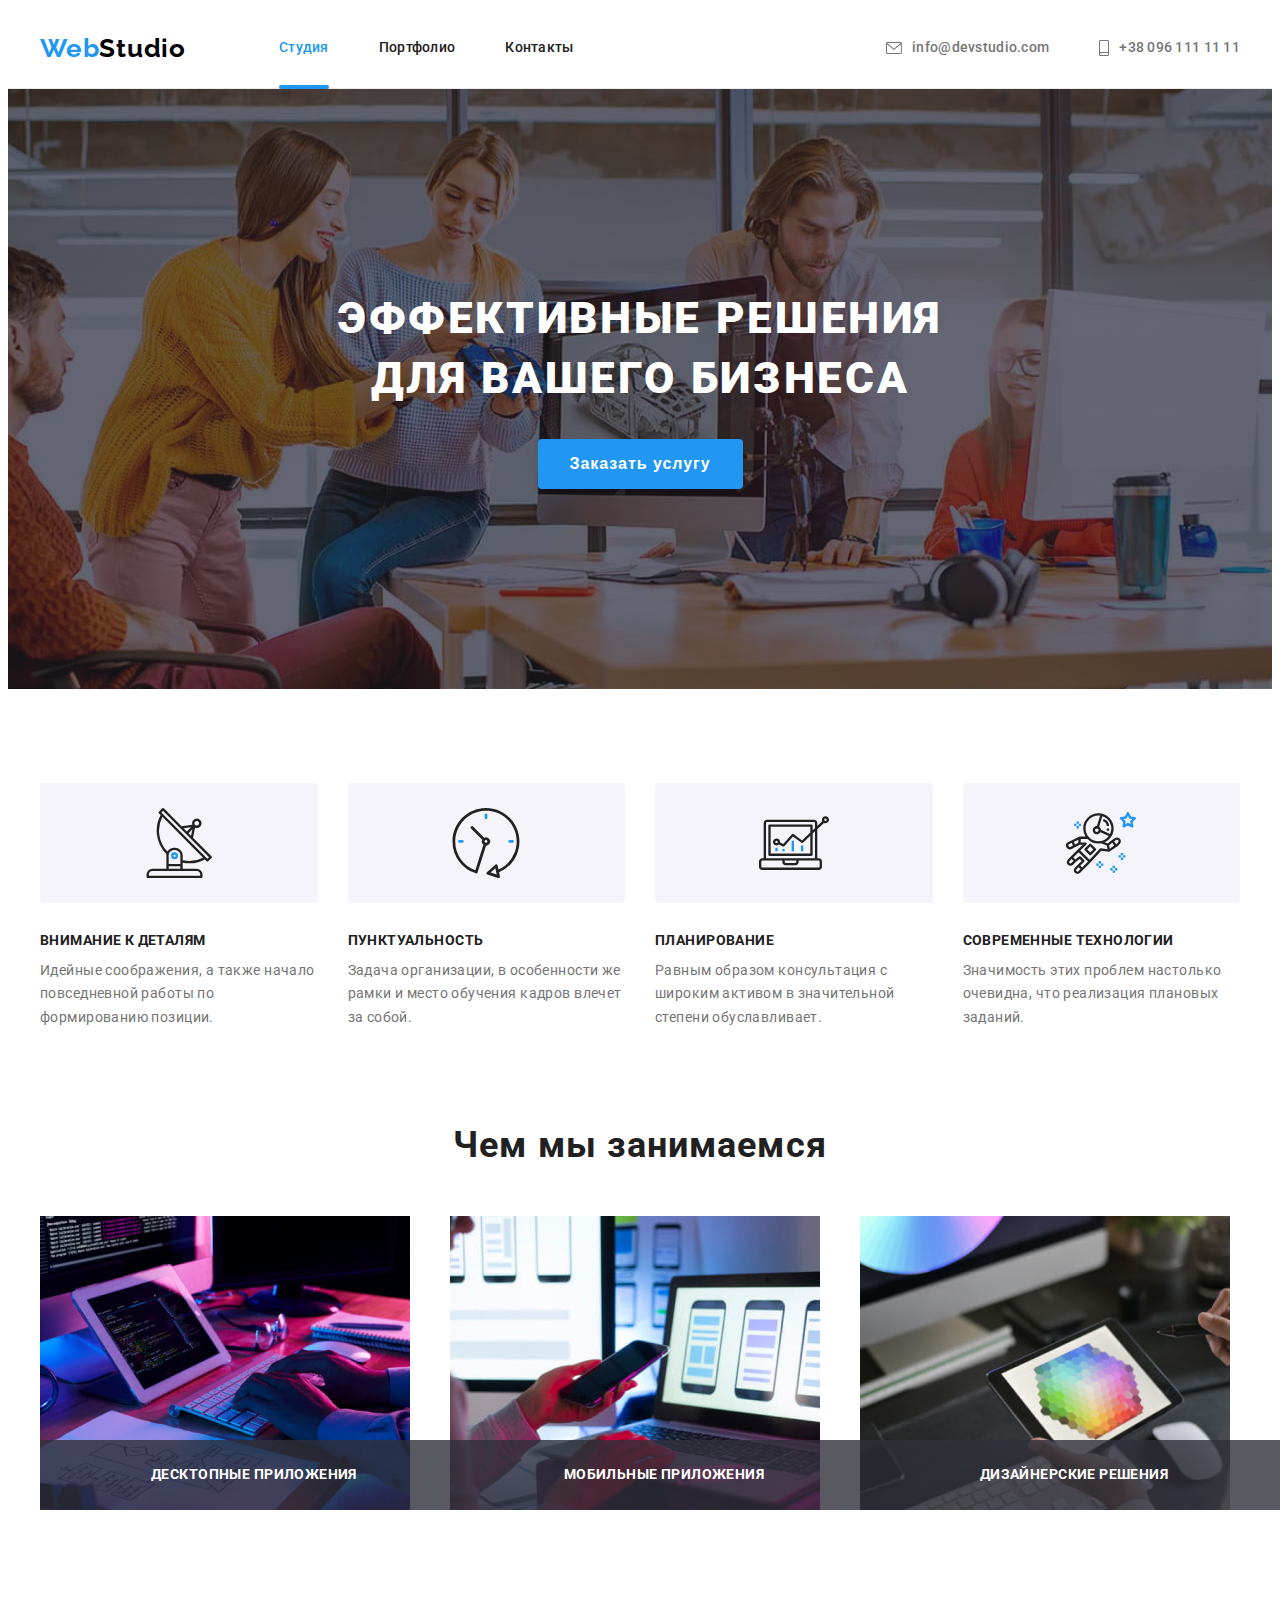
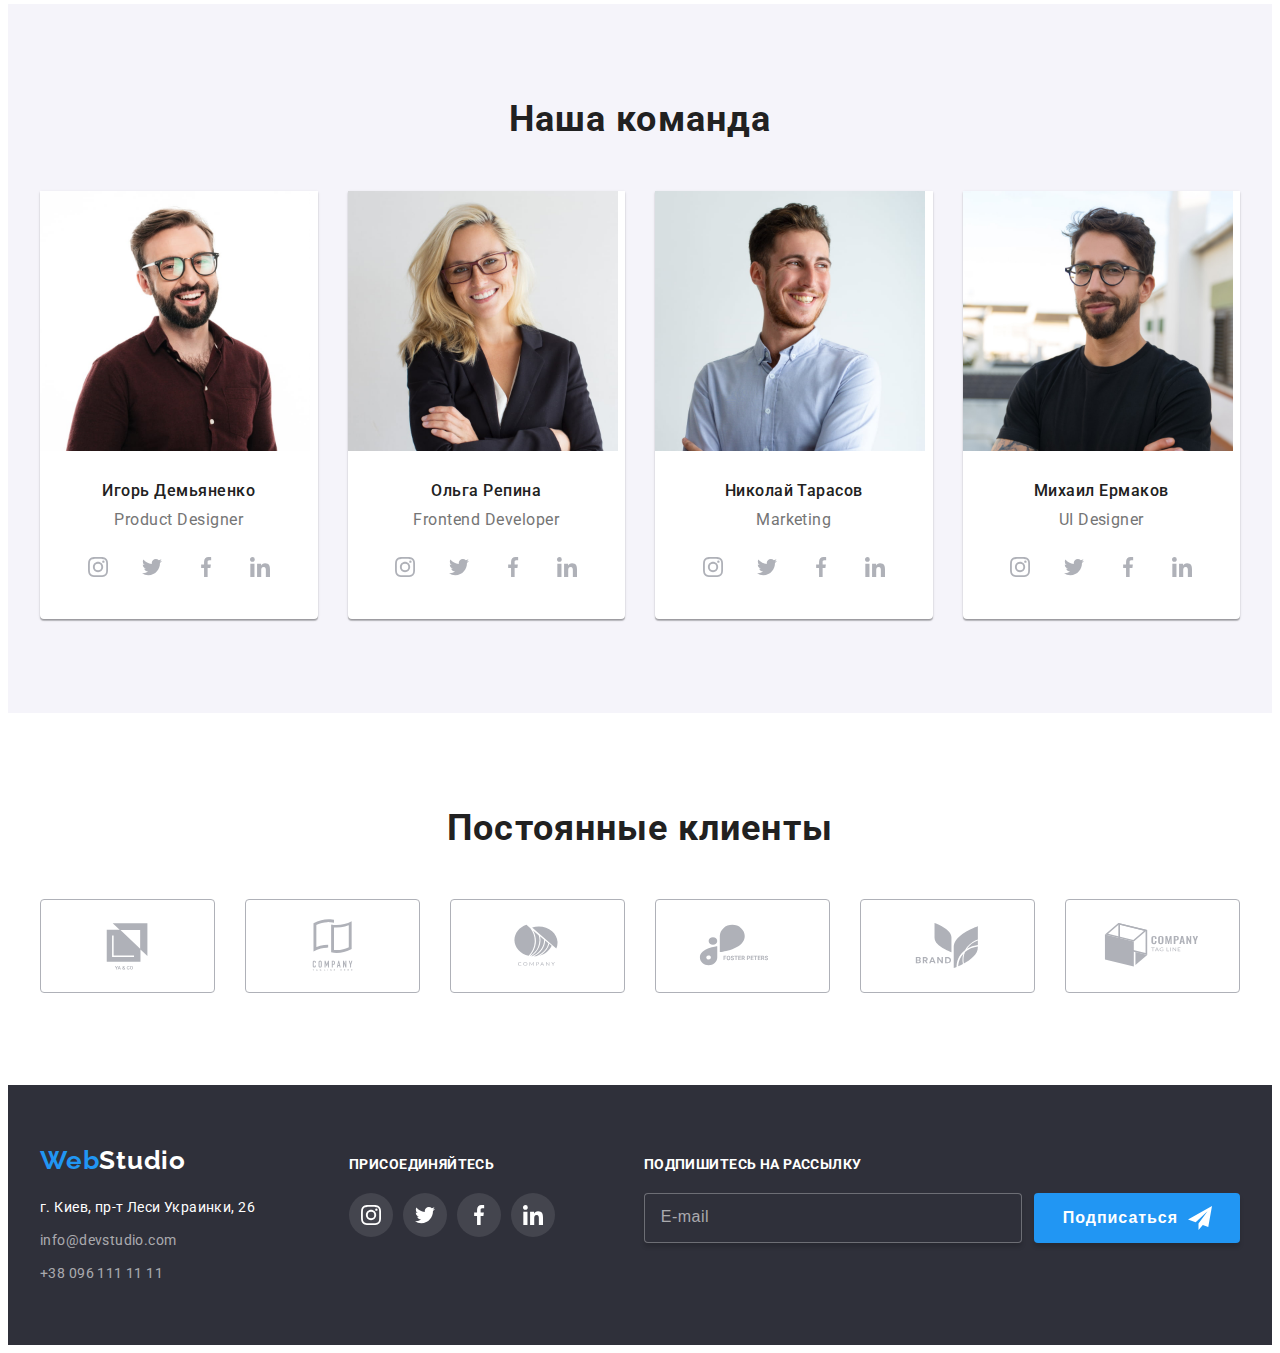
<file: index.html>
<!DOCTYPE html>
<html lang="ru">

<head>
  <meta charset="UTF-8">
  <meta http-equiv="X-UA-Compatible" content="IE=edge">
  <meta name="viewport" content="width=device-width, initial-scale=1.0">
  <link rel="preconnect" href="https://fonts.gstatic.com">
  <link href="https://fonts.googleapis.com/css2?family=Raleway:wght@700&family=Roboto:wght@400;500;700;900&display=swap"
    rel="stylesheet">
  <link rel="stylesheet" href="https://cdnjs.cloudflare.com/ajax/libs/modern-normalize/1.0.0/modern-normalize.min.css"
    integrity="sha512-ISS7cAi1PEhQ8jnbJpJZMd29NlhNj4AWYyLOSp2CE/CsHxTCu+r+t0D2yoJudVrd0/8fTVPUVDzY5Tvli75u/g=="
    crossorigin="anonymous" referrerpolicy="no-referrer" />
  <link rel="stylesheet" href="./css/styles.css">
  <title>Веб-студия</title>
</head>

<body>

  <!-- website header -->

  <header class="page-header">
    <div class="container head-container">
      <a class="logo link" href="./index.html"><span class="accent-color">Web</span>Studio</a>
      <nav class="navigation">
        <ul class="nav-list list">
          <li class="nav-list-item"><a class="nav-list-link link accent-color" href="./index.html">Студия</a></li>
          <li class="nav-list-item"><a class="nav-list-link link" href="./portfolio.html">Портфолио</a></li>
          <li class="nav-list-item"><a class="nav-list-link link" href="#contacts">Контакты</a></li>
        </ul>
      </nav>
      <ul class="page-header-contacts-list list">
        <li class="page-header-contacts-item">
          <a class="page-header-contacts-link link" href="mailto:info@devstudio.com">
            <svg class="envelope-icon contacts-icon" width="16" height="12">
              <use href="./images/icons.svg#icon-envelope"></use>
            </svg>
          info@devstudio.com
          </a>
        </li>
        <li class="page-header-contacts-item">
          <a class="page-header-contacts-link link" href="tel:+380961111111">
            <svg class="smartphone-icon contacts-icon" width="10" height="16">
              <use href="./images/icons.svg#icon-smartphone"></use>
            </svg>
            +38 096 111 11 11
          </a>
        </li>
      </ul>
    </div>
  </header>

  <!-- Main content -->

  <main class="main-content">

    <!-- Hero section -->

    <section class="hero-section">
      <div class="container">
        <h1 class="hero-title">Эффективные решения для вашего бизнеса</h1>
        <button class="modal-btn" type="button" data-modal-open>Заказать услугу</button>
      </div>
    </section>

    <!-- Benefits section -->

    <section class="benefits-section">
      <div class="container benefits-container">
        <h2 class="visually-hidden">Наш подход</h2>
        <ul class="benefits-list list">
          <li class="benefits-list-item">
            <div class="benefits-icon-bg">
              <svg class="benefits-icon">
                <use href="./images/icons.svg#icon-antenna"></use>
              </svg>
            </div>
            <h3 class="benefits-list-item-title">Внимание к деталям</h3>
            <p class="benefits-list-item-description">Идейные соображения, а также начало повседневной работы по формированию
              позиции.</p>
          </li>
          <li class="benefits-list-item">
            <div class="benefits-icon-bg">
              <svg class="benefits-icon">
                <use href="./images/icons.svg#icon-clock"></use>
              </svg>
            </div>
            <h3 class="benefits-list-item-title">Пунктуальность</h3>
            <p class="benefits-list-item-description">Задача организации, в особенности же рамки и место обучения кадров влечет
              за собой.</p>
          </li>
          <li class="benefits-list-item">
            <div class="benefits-icon-bg">
              <svg class="benefits-icon">
                <use href="./images/icons.svg#icon-diagram"></use>
              </svg>
            </div>
            <h3 class="benefits-list-item-title">Планирование</h3>
            <p class="benefits-list-item-description">Равным образом консультация с широким активом в значительной степени
              обуславливает.</p>
          </li>
          <li class="benefits-list-item">
            <div class="benefits-icon-bg">
              <svg class="benefits-icon">
                <use href="./images/icons.svg#icon-astronaut"></use>
              </svg>
            </div>
            <h3 class="benefits-list-item-title">Современные технологии</h3>
            <p class="benefits-list-item-description">Значимость этих проблем настолько очевидна, что реализация плановых
              заданий.</p>
          </li>
        </ul>
      </div>
    </section>

    <!-- Serviсes section -->

    <section class="services-section">
      <div class="container">
        <h2 class="title">Чем мы занимаемся</h2>
        <ul class="services-list list">
          <li class="services-list-item">
            <img class="services-list-item-img" src="./images/services/websites-development.jpg"
              alt="Разработка сайтов под ключ" width="370" height="294">
            <p class="servise-list-item-desctiprtion">Десктопные приложения</p>
          </li>
          <li class="services-list-item">
            <img class="services-list-item-img" src="./images/services/mobile-applications-development.jpg"
              alt="Разработка мобильных приложений" width="370" height="294">
              <p class="servise-list-item-desctiprtion">Мобильные приложения</p>
          </li>
          <li class="services-list-item">
            <img class="services-list-item-img" src="./images/services/projects-design.jpg" alt="Дизайн проектов" width="370"
              height="294">
              <p class="servise-list-item-desctiprtion">Дизайнерские решения</p>
          </li>
        </ul>
      </div>
    </section>
    
    <!-- Team section-->

    <section class="section team">
      <div class="container">
              <h2 class="title">Наша команда</h2>
              <ul class="team-list list">
                <li class="team-list-item">
                  <img class="team-list-item-img" src="./images/team/ihor-demyanenko.jpg" alt="Демьяненко Игорь" width="270"
                    height="260">
                  <div class="team-card">
                    <h3 class="team-list-item-name">Игорь Демьяненко</h3>
                    <p class="team-list-item-work-position">Product Designer</p>
                    <ul class="social-list list">
                      <li class="social-list-item">
                        <a href="" class="social-list-link light-theme-icon-bgc link">
                          <svg class="social-icon light-theme-icon">
                            <use href="./images/icons.svg#icon-instagram"></use>
                          </svg>
                        </a>
                      </li>
                      <li class="social-list-item">
                        <a href="" class="social-list-link light-theme-icon-bgc link">
                          <svg class="social-icon light-theme-icon">
                            <use href="./images/icons.svg#icon-twitter"></use>
                          </svg>
                        </a>
                      </li>
                      <li class="social-list-item">
                        <a href="" class="social-list-link light-theme-icon-bgc link">
                          <svg class="social-icon light-theme-icon">
                            <use href="./images/icons.svg#icon-facebook"></use>
                          </svg>
                        </a>
                      </li>
                      <li class="social-list-item">
                        <a href="" class="social-list-link light-theme-icon-bgc link">
                          <svg class="social-icon light-theme-icon">
                            <use href="./images/icons.svg#icon-linkedin"></use>
                          </svg>
                        </a>
                      </li>
                    </ul>
                  </div>
                </li>
                <li class="team-list-item">
                  <img class="team-list-item-img" src="./images/team/olha-repina.jpg" alt="Репина Ольга" width="270" height="260">
                  <div class="team-card">
                    <h3 class="team-list-item-name">Ольга Репина</h3>
                    <p class="team-list-item-work-position">Frontend Developer</p>
                    <ul class="social-list list">
                      <li class="social-list-item">
                        <a href="" class="social-list-link light-theme-icon-bgc link">
                          <svg class="social-icon light-theme-icon">
                            <use href="./images/icons.svg#icon-instagram"></use>
                          </svg>
                        </a>
                      </li>
                      <li class="social-list-item">
                        <a href="" class="social-list-link light-theme-icon-bgc link">
                          <svg class="social-icon light-theme-icon">
                            <use href="./images/icons.svg#icon-twitter"></use>
                          </svg>
                        </a>
                      </li>
                      <li class="social-list-item">
                        <a href="" class="social-list-link light-theme-icon-bgc link">
                          <svg class="social-icon light-theme-icon">
                            <use href="./images/icons.svg#icon-facebook"></use>
                          </svg>
                        </a>
                      </li>
                      <li class="social-list-item">
                        <a href="" class="social-list-link light-theme-icon-bgc link">
                          <svg class="social-icon light-theme-icon">
                            <use href="./images/icons.svg#icon-linkedin"></use>
                          </svg>
                        </a>
                      </li>
                    </ul>
                  </div>
                </li>
                <li class="team-list-item">
                  <img class="team-list-item-img" src="./images/team/nikolay-tarasov.jpg" alt="Николай Тарасов" width="270"
                    height="260">
                  <div class="team-card">
                    <h3 class="team-list-item-name">Николай Тарасов</h3>
                    <p class="team-list-item-work-position">Marketing</p>
                    <ul class="social-list list">
                      <li class="social-list-item">
                        <a href="" class="social-list-link light-theme-icon-bgc link">
                          <svg class="social-icon light-theme-icon">
                            <use href="./images/icons.svg#icon-instagram"></use>
                          </svg>
                        </a>
                      </li>
                      <li class="social-list-item">
                        <a href="" class="social-list-link light-theme-icon-bgc link">
                          <svg class="social-icon light-theme-icon">
                            <use href="./images/icons.svg#icon-twitter"></use>
                          </svg>
                        </a>
                      </li>
                      <li class="social-list-item">
                        <a href="" class="social-list-link light-theme-icon-bgc link">
                          <svg class="social-icon light-theme-icon">
                            <use href="./images/icons.svg#icon-facebook"></use>
                          </svg>
                        </a>
                      </li>
                      <li class="social-list-item">
                        <a href="" class="social-list-link light-theme-icon-bgc link">
                          <svg class="social-icon light-theme-icon">
                            <use href="./images/icons.svg#icon-linkedin"></use>
                          </svg>
                        </a>
                      </li>
                    </ul>
                  </div>
                </li>
                <li class="team-list-item">
                  <img class="team-list-item-img" src="./images/team/mikhail-ermakov.jpg" alt="Ермаков Михаил" width="270"
                    height="260">
                  <div class="team-card">
                    <h3 class="team-list-item-name">Михаил Ермаков</h3>
                    <p class="team-list-item-work-position">UI Designer</p>
                    <ul class="social-list list">
                      <li class="social-list-item">
                        <a href="" class="social-list-link light-theme-icon-bgc link">
                          <svg class="social-icon light-theme-icon">
                            <use href="./images/icons.svg#icon-instagram"></use>
                          </svg>
                        </a>
                      </li>
                      <li class="social-list-item">
                        <a href="" class="social-list-link light-theme-icon-bgc link">
                          <svg class="social-icon light-theme-icon">
                            <use href="./images/icons.svg#icon-twitter"></use>
                          </svg>
                        </a>
                      </li>
                      <li class="social-list-item">
                        <a href="" class="social-list-link light-theme-icon-bgc link">
                          <svg class="social-icon light-theme-icon">
                            <use href="./images/icons.svg#icon-facebook"></use>
                          </svg>
                        </a>
                      </li>
                      <li class="social-list-item">
                        <a href="" class="social-list-link light-theme-icon-bgc link">
                          <svg class="social-icon light-theme-icon">
                            <use href="./images/icons.svg#icon-linkedin"></use>
                          </svg>
                        </a>
                      </li>
                    </ul>
                  </div>
                </li>
              </ul>
      </div>
    </section>

    <!-- Clients section -->

    <section class="section clients">
      <div class="container clients-container">
        <h2 class="title">Постоянные клиенты</h2>
        <ul class="clients-list list">
          <li class="clients-list-item">
            <a href="" class="clients-list-link link">
              <svg class="client-icon light-theme-icon">
                <use href="./images/icons.svg#icon-client1"></use>
              </svg>
            </a>
          </li>
          <li class="clients-list-item">
            <a href="" class="clients-list-link link">
              <svg class="client-icon light-theme-icon">
                <use href="./images/icons.svg#icon-client2"></use>
              </svg>
            </a>
          </li>
          <li class="clients-list-item">
            <a href="" class="clients-list-link link">
              <svg class="client-icon light-theme-icon">
                <use href="./images/icons.svg#icon-client3"></use>
              </svg>
            </a>
          </li>
          <li class="clients-list-item">
            <a href="" class="clients-list-link link">
              <svg class="client-icon light-theme-icon">
                <use href="./images/icons.svg#icon-client4"></use>
              </svg>
            </a>
          </li>
          <li class="clients-list-item">
            <a href="" class="clients-list-link link">
              <svg class="client-icon light-theme-icon">
                <use href="./images/icons.svg#icon-client5"></use>
              </svg>
            </a>
          </li>
          <li class="clients-list-item">
            <a href="" class="clients-list-link link">
              <svg class="client-icon light-theme-icon">
                <use href="./images/icons.svg#icon-client6"></use>
              </svg>
            </a>
          </li>

        </ul>
      </div>
    </section> 
    
  </main>

  <!-- footer content -->

  <footer class="page-footer-section">
    <div class="container footer-container">
      <div class="contacts-column">
        <a class="logo link alternate-logo-color" href="./index.html"><span class="accent-color">Web</span>Studio</a>
        <address id="contacts" class="page-footer-contacts">
          <ul class="page-footer-contacts-list list">
            <li class="page-footer-contacts-list-item"><a class="page-footer-contacts-list-link link"
                href="https://goo.gl/maps/BkVQLuisvxyrpe818" target="_blank" rel="noopener noreferrer nofollow">г. Киев, пр-т
                Леси Украинки, 26</a>
            </li>
            <li class="page-footer-contacts-list-item"><a class="page-footer-contacts-list-link footer-contacts-color link "
                href="mailto:info@devstudio.com">info@devstudio.com</a></li>
            <li class="page-footer-contacts-list-item"><a class="page-footer-contacts-list-link footer-contacts-color link "
                href="tel:+380961111111">+38 096 111 11 11</a></li>
          </ul>
        </address>
      </div>
      <div class="footer-social">
        <b class="social-list-title">присоединяйтесь</b>
        <ul class="social-list footer-social-list list">
          <li class="social-list-item">
            <a href="" class="social-list-link dark-theme-icon-bgc link">
              <svg class="social-icon dark-theme-icon">
                <use href="./images/icons.svg#icon-instagram"></use>
              </svg>
            </a>
          </li>
          <li class="social-list-item">
            <a href="" class="social-list-link dark-theme-icon-bgc link">
              <svg class="social-icon dark-theme-icon">
                <use href="./images/icons.svg#icon-twitter"></use>
              </svg>
            </a>
          </li>
          <li class="social-list-item">
            <a href="" class="social-list-link dark-theme-icon-bgc link">
              <svg class="social-icon dark-theme-icon">
                <use href="./images/icons.svg#icon-facebook"></use>
              </svg>
            </a>
          </li>
          <li class="social-list-item">
            <a href="" class="social-list-link dark-theme-icon-bgc link">
              <svg class="social-icon dark-theme-icon">
                <use href="./images/icons.svg#icon-linkedin"></use>
              </svg>
            </a>
          </li>
        </ul>
      </div>
      <div class="footer-form">
        <b class="social-list-title">Подпишитесь на рассылку</b>
        <form class="footer-subscribe" name="subscribe-form" 
          method="GET" autocomplete="on">
          <label for="email"></label>
          <input class="footer-subscribe-email" type="email" name="email" id="email" placeholder="E-mail" required>
          <button class="footer-subscribe-btn" type="submit">Подписаться
            <svg class="subscribe-icon-send">
              <use href="./images/icons.svg#icon-send"></use>
            </svg>
          </button>
        </form>
      </div>

    </div>
  </footer>

<!-- Modal window -->

  <div class="backdrop is-hidden" data-modal>
    <div class="modal-window">
      <button class="modal-close" data-modal-close>
        <svg class="close-icon">
          <use href="./images/icons.svg#icon-close"></use>
        </svg>
      </button>
      <form class="callback-form" name="callback-form"
      method="GET" autocomplete="on">
        <b class="callback-form-title">Оставьте свои данные, мы вам перезвоним</b>
        <label class="callback-form-label" for="modal-name">Имя</label>
        <div class="form-input-wrapper">
          <input class="callback-form-input" name="username" type="text" id="modal-name" 
          minlength="2" maxlength="20" placeholder=" " required>
          <svg class="form-input-icon">
            <use href="./images/icons.svg#icon-person"></use>
          </svg>
        </div>
        <label class="callback-form-label" for="modal-tel">Телефон</label>
        <div class="form-input-wrapper">
        <input class="callback-form-input" name="user-phone" type="tel" id="modal-tel" 
          pattern="[0-9]{3}-[0-9]{3}-[0-9]{2}-[0-9]{2}" placeholder=" " 
          title="093-111-22-33" required>
          <svg class="form-input-icon">
            <use href="./images/icons.svg#icon-phone"></use>
          </svg>
        </div>
        <label class="callback-form-label" for="modal-email">Почта</label>
        <div class="form-input-wrapper">
          <input class="callback-form-input" name="user-email" type="email" 
          id="modal-email" placeholder=" " required>
          <svg class="form-input-icon">
            <use href="./images/icons.svg#icon-email"></use>
          </svg>
        </div>
        <label class="callback-form-label" for="modal-comment">Комментарий</label>
        <textarea class="callback-form-textarea" name="user-message"
          id="modal-comment" placeholder="Введите текст"></textarea>
        <label class="callback-form-policy">
          <input class="agreement-check visually-hidden" type="checkbox" name="agreement-option" value="agree" required>
          <svg class="agreement-icon">
            <use href="./images/icons.svg#icon-checked"></use>
          </svg>
          Соглашаюсь с рассылкой и принимаю&nbsp;
          <a class="callback-form-policy-link" href="" target="_blank" rel="noopener noreferrer nofollow">Условия договора</a>
        </label>
        <button class="callback-form-send-btn" type="submit">Отправить</button>
      </form>
    </div>
  </div>
  
  <script src="./js/modal.js"></script>

</body>

</html>
</file>
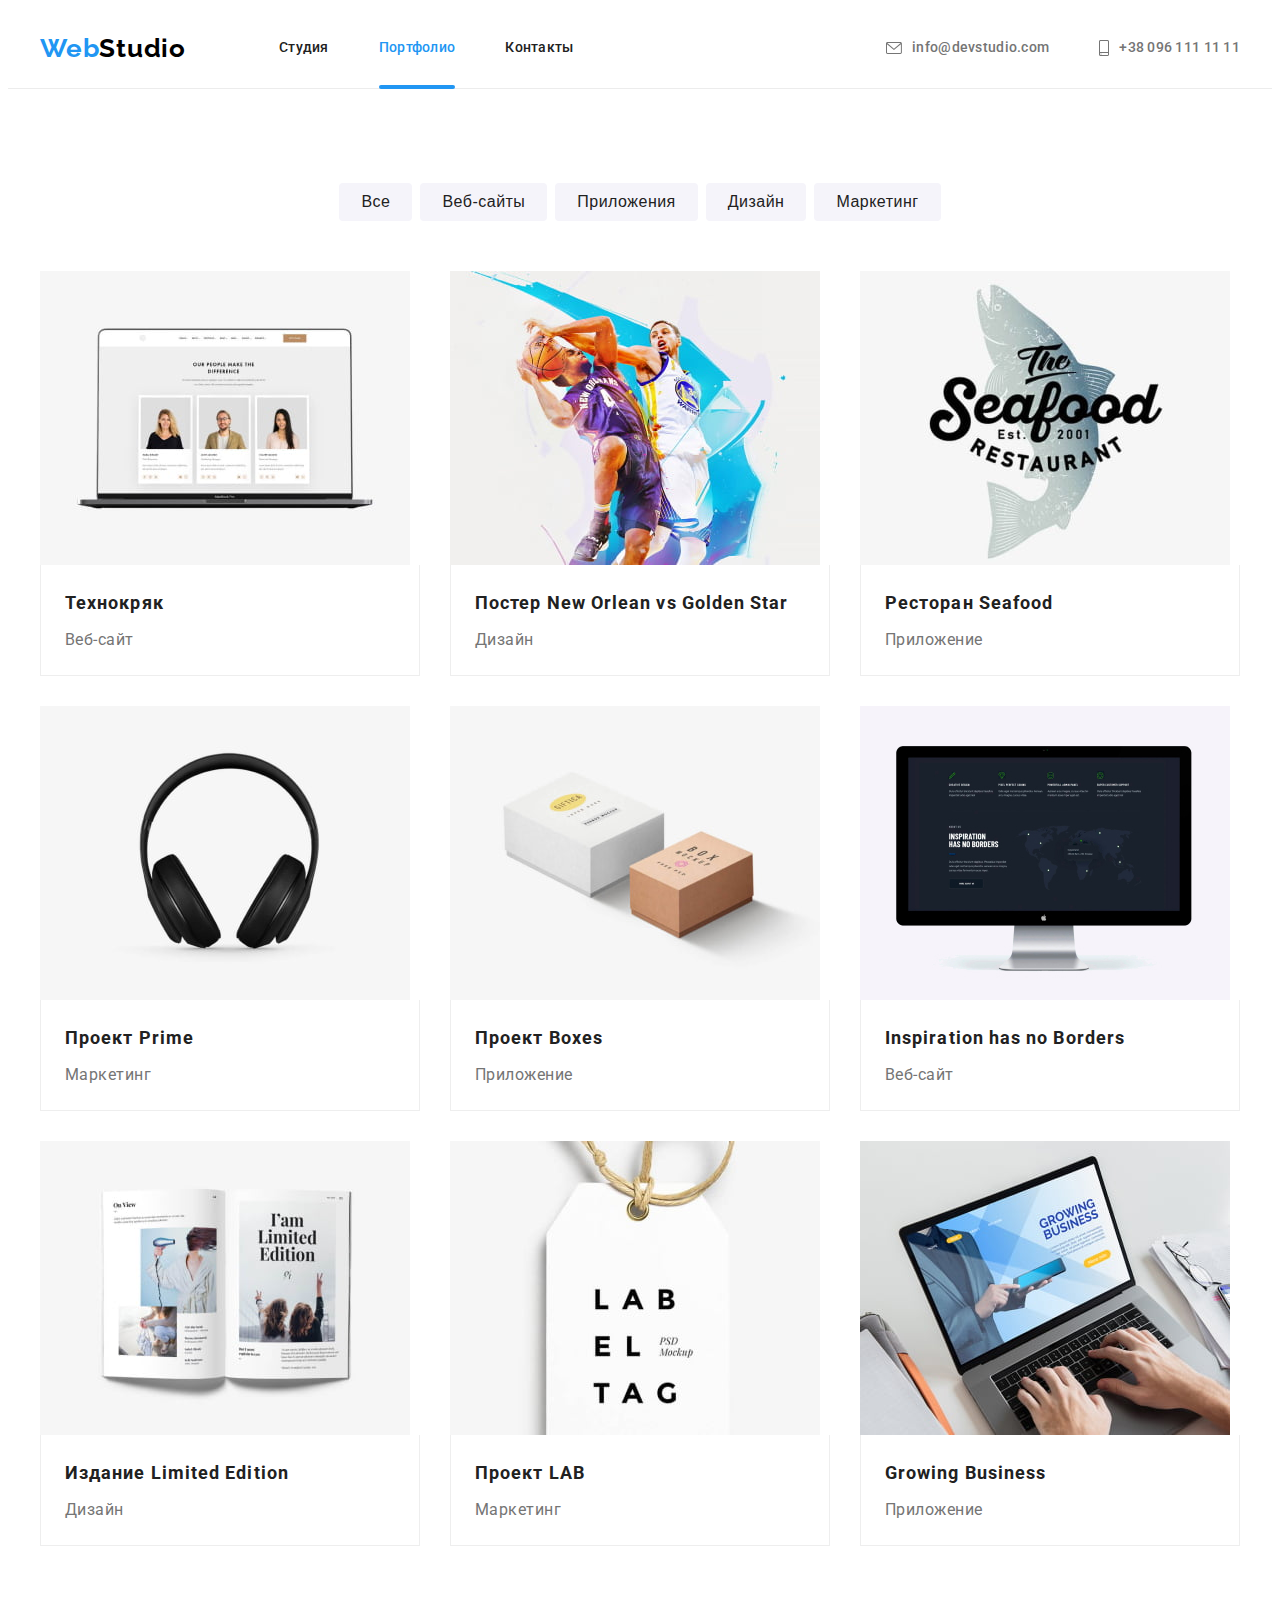
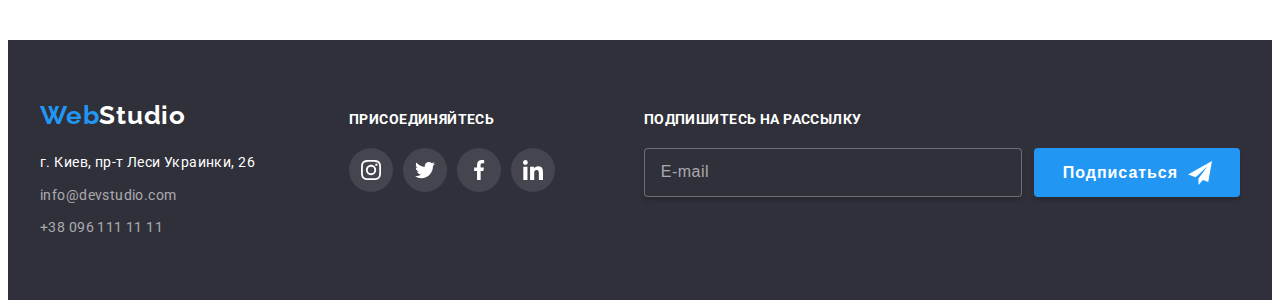
<file: portfolio.html>
<!DOCTYPE html>
<html lang="ru">

<head>
  <meta charset="UTF-8">
  <meta http-equiv="X-UA-Compatible" content="IE=edge">
  <meta name="viewport" content="width=device-width, initial-scale=1.0">
  <link rel="preconnect" href="https://fonts.gstatic.com">
  <link href="https://fonts.googleapis.com/css2?family=Raleway:wght@700&family=Roboto:wght@400;500;700;900&display=swap"
    rel="stylesheet">
  <link rel="stylesheet" href="https://cdnjs.cloudflare.com/ajax/libs/modern-normalize/1.0.0/modern-normalize.min.css"
    integrity="sha512-ISS7cAi1PEhQ8jnbJpJZMd29NlhNj4AWYyLOSp2CE/CsHxTCu+r+t0D2yoJudVrd0/8fTVPUVDzY5Tvli75u/g=="
    crossorigin="anonymous" referrerpolicy="no-referrer" />
  <link rel="stylesheet" href="./css/styles.css">
  <title>Портфолио</title>
</head>

<body>

  <!-- website header -->

  <header class="page-header">
    <div class="container head-container">
      <a class="logo link" href="./index.html"><span class="accent-color">Web</span>Studio</a>
      <nav class="navigation">
        <ul class="nav-list list">
          <li class="nav-list-item"><a class="nav-list-link link" href="./index.html">Студия</a></li>
          <li class="nav-list-item"><a class="nav-list-link link accent-color" href="./portfolio.html">Портфолио</a></li>
          <li class="nav-list-item"><a class="nav-list-link link" href="#contacts">Контакты</a></li>
        </ul>
      </nav>
      <ul class="page-header-contacts-list list">
        <li class="page-header-contacts-item">
          <a class="page-header-contacts-link link" href="mailto:info@devstudio.com">
            <svg class="envelope-icon contacts-icon" width="16" height="12">
              <use href="./images/icons.svg#icon-envelope"></use>
            </svg>
            info@devstudio.com
          </a>
        </li>
        <li class="page-header-contacts-item">
          <a class="page-header-contacts-link link" href="tel:+380961111111">
            <svg class="smartphone-icon contacts-icon" width="10" height="16">
              <use href="./images/icons.svg#icon-smartphone"></use>
            </svg>
            +38 096 111 11 11
          </a>
        </li>
      </ul>
    </div>
  </header>

  <main class="main-content">

      <!-- portfolio section -->
      
      <section class="section">
        <div class="container">
          <h1 class="visually-hidden">Портфолио</h1>
          
          <!-- projects filter -->
          
          <ul class="filter-list list">
            <li class="filter-list-item">
              <button class="filter-list-btn" type="button">Все</button>
            </li>
            <li class="filter-list-item">
              <button class="filter-list-btn" type="button">Веб-сайты</button>
            </li>
            <li class="filter-list-item">
              <button class="filter-list-btn" type="button">Приложения</button>
            </li>
            <li class="filter-list-item">
              <button class="filter-list-btn" type="button">Дизайн</button>
            </li>
            <li class="filter-list-item">
              <button class="filter-list-btn" type="button">Маркетинг</button>
            </li>
          </ul>
          
          <!-- projects list -->
          
          <ul class="projects-list list">
            <li class="projects-list-item">
              <a class="projects-list-item-link link" href="">
                <div class="projects-list-item-img-wrapper">
                  <img class="projects-list-item-img" src="./images/portfolio/tehnokryak.jpg" alt="Страница сайта" width="370"
                  height="294">
                  <p class="overlay-description">
                    Технокряк это современная площадка распространения коронавируса. 
                    Компании используют эту платформу для цифрового
                    шпионажа и атак на защищённые сервера конкурентов.
                  </p>
                </div>
                <div class="projects-card">
                  <h2 class="projects-list-item-name">Технокряк</h2>
                  <p class="projects-list-item-type">Веб-сайт</p>
                </div>
              </a>
            </li>
          
            <li class="projects-list-item">
              <a class="projects-list-item-link link" href="">
                <div class="projects-list-item-img-wrapper">
                  <img class="projects-list-item-img" src="./images/portfolio/new-orlean-vs-golden-star.jpg" alt="Постер" width="370"
                    height="294">
                  <p class="overlay-description"></p>
                </div>
                <div class="projects-card">
                  <h2 class="projects-list-item-name" lang="en">Постер New Orlean vs Golden Star</h2>
                  <p class="projects-list-item-type">Дизайн</p>
                </div>                
              </a>
            </li>
          
            <li class="projects-list-item">
              <a class="projects-list-item-link link" href="">
                <div class="projects-list-item-img-wrapper">
                  <img class="projects-list-item-img" src="./images/portfolio/seafood.jpg" alt="Логотип ресторана" width="370"
                    height="294">
                  <p class="overlay-description"></p>
                </div>
                <div class="projects-card">
                  <h2 class="projects-list-item-name" lang="en">Ресторан Seafood</h2>
                  <p class="projects-list-item-type">Приложение</p>
                </div>
              </a>
            </li>
          
            <li class="projects-list-item">
              <a class="projects-list-item-link link" href="">
                <div class="projects-list-item-img-wrapper">
                  <img class="projects-list-item-img" src="./images/portfolio/prime.jpg" 
                    alt="Наушники" width="370" height="294">
                  <p class="overlay-description"></p>
                </div>
                <div class="projects-card">
                <h2 class="projects-list-item-name" lang="en">Проект Prime</h2>
                <p class="projects-list-item-type">Маркетинг</p>
              </div>
              </a>
            </li>
          
            <li class="projects-list-item">
              <a class="projects-list-item-link link" href="">
                <div class="projects-list-item-img-wrapper">
                  <img class="projects-list-item-img" src="./images/portfolio/boxes.jpg" 
                    alt="Две коробки" width="370" height="294">
                  <p class="overlay-description"></p>
                </div>
                <div class="projects-card">
                  <h2 class="projects-list-item-name" lang="en">Проект Boxes</h2>
                  <p class="projects-list-item-type">Приложение</p>
                </div>
              </a>
            </li>
          
            <li class="projects-list-item">
              <a class="projects-list-item-link link" href="">
                <div class="projects-list-item-img-wrapper">
                  <img class="projects-list-item-img" src="./images/portfolio/inspiration-has-no-borders.jpg" alt="Страница сайта"
                    width="370" height="294">
                  <p class="overlay-description"></p>
                </div>
                <div class="projects-card">
                  <h2 class="projects-list-item-name" lang="en">Inspiration has no Borders</h2>
                  <p class="projects-list-item-type">Веб-сайт</p>
                </div>
              </a>
            </li>
          
            <li class="projects-list-item">
              <a class="projects-list-item-link link" href="">
                <div class="projects-list-item-img-wrapper">
                  <img class="projects-list-item-img" src="./images/portfolio/limited-edition.jpg" alt="Открытая книга" width="370"
                    height="294">
                  <p class="overlay-description"></p>
                </div>
                  <div class="projects-card">
                    <h2 class="projects-list-item-name" lang="en">Издание Limited Edition</h2>
                    <p class="projects-list-item-type">Дизайн</p>
                  </div>
              </a>
            </li>
          
            <li class="projects-list-item">
              <a class="projects-list-item-link link" href="">
                <div class="projects-list-item-img-wrapper">
                  <img class="projects-list-item-img" src="./images/portfolio/lab.jpg" alt="Бирка" 
                    width="370" height="294">
                  <p class="overlay-description"></p>
                </div>
                <div class="projects-card">
                  <h2 class="projects-list-item-name" lang="en">Проект LAB</h2>
                  <p class="projects-list-item-type">Маркетинг</p>
                </div>
              </a>
            </li>
          
            <li class="projects-list-item">
              <a class="projects-list-item-link link" href="">
                <div class="projects-list-item-img-wrapper">
                  <img class="projects-list-item-img" src="./images/portfolio/growing-business.jpg"
                    alt="Нотбкук с загруженным приложением" width="370" height="294">
                  <p class="overlay-description"></p>
                </div>
                <div class="projects-card">
                  <h2 class="projects-list-item-name" lang="en">Growing Business</h2>
                  <p class="projects-list-item-type">Приложение</p>
                </div>
              </a>
            </li>
          </ul>
        </div>
      </section>
  </main>

  <!-- footer content -->

  <footer class="page-footer-section">
    <div class="container footer-container">
      <div class="contacts-column">
        <a class="logo link alternate-logo-color" href="./index.html"><span class="accent-color">Web</span>Studio</a>
        <address id="contacts" class="page-footer-contacts">
          <ul class="page-footer-contacts-list list">
            <li class="page-footer-contacts-list-item"><a class="page-footer-contacts-list-link link"
                href="https://goo.gl/maps/BkVQLuisvxyrpe818" target="_blank" rel="noopener noreferrer nofollow">г. Киев, пр-т
                Леси Украинки, 26</a>
            </li>
            <li class="page-footer-contacts-list-item"><a class="page-footer-contacts-list-link footer-contacts-color link "
                href="mailto:info@devstudio.com">info@devstudio.com</a></li>
            <li class="page-footer-contacts-list-item"><a class="page-footer-contacts-list-link footer-contacts-color link "
                href="tel:+380961111111">+38 096 111 11 11</a></li>
          </ul>
        </address>
      </div>
      <div class="footer-social">
        <b class="social-list-title">присоединяйтесь</b>
        <ul class="social-list footer-social-list list">
          <li class="social-list-item">
            <a href="" class="social-list-link dark-theme-icon-bgc link">
              <svg class="social-icon dark-theme-icon">
                <use href="./images/icons.svg#icon-instagram"></use>
              </svg>
            </a>
          </li>
          <li class="social-list-item">
            <a href="" class="social-list-link dark-theme-icon-bgc link">
              <svg class="social-icon dark-theme-icon">
                <use href="./images/icons.svg#icon-twitter"></use>
              </svg>
            </a>
          </li>
          <li class="social-list-item">
            <a href="" class="social-list-link dark-theme-icon-bgc link">
              <svg class="social-icon dark-theme-icon">
                <use href="./images/icons.svg#icon-facebook"></use>
              </svg>
            </a>
          </li>
          <li class="social-list-item">
            <a href="" class="social-list-link dark-theme-icon-bgc link">
              <svg class="social-icon dark-theme-icon">
                <use href="./images/icons.svg#icon-linkedin"></use>
              </svg>
            </a>
          </li>
        </ul>
      </div>
      <div class="footer-form">
        <b class="social-list-title">Подпишитесь на рассылку</b>
        <form class="footer-subscribe" name="subscribe-form" 
          method="GET" autocomplete="on">
          <label for="email"></label>
          <input class="footer-subscribe-email" type="email" name="email" id="email" placeholder="E-mail" required>
          <button class="footer-subscribe-btn" type="submit">Подписаться
            <svg class="subscribe-icon-send">
              <use href="./images/icons.svg#icon-send"></use>
            </svg>
          </button>
        </form>
      </div>

    </div>
  </footer>

</body>
</html>
</file>
<file: css/styles.css>
/* ------------------------- VARIABLES ------------------------- */

:root {
  --primary-text-color: #757575;
  --titles-text-color: #212121;
  --main-logo-color: #000000;
  --bg-color: #2f303a;
  --alternate-logo-color: #ffffff;
  --accent-color: #2196f3;
  --hover-modal-btn-color: #188ce8;
  --overlay-color: rgba(33, 150, 243, 0.9);
  --footer-contacts-color: rgba(255, 255, 255, 0.6);
  --filter-btn-color: #f5f4fa;
  --hr-border-color: #ececec;
  --card-border-color: #eeeeee;
  --link-icons-color: #afb1b8;
  --dark-theme-icon-bgc: rgba(255, 255, 255, 0.1);
  --dark-theme-border-color: rgba(255, 255, 255, 0.3);
  --modal-placeholder-color: rgba(117, 117, 117, 0.5);
  --logo-font-family: 'Raleway', 'Arial', 'Helvetica', sans-serif;
  --main-font-family: 'Roboto', 'Arial', 'Helvetica', sans-serif;
  --timing-func: cubic-bezier(0.4, 0, 0.2, 1);
}

/* ------------------------- END VARIABLES ------------------------- */

/* ------------------------- GLOBAL ------------------------- */

body {
  font-family: var(--main-font-family);
  color: var(--primary-text-color);
}

.link {
  text-decoration: none;
  color: inherit;
  transition: color 250ms var(--timing-func);
}

.list {
  list-style: none;
}

.container {
  width: 1200px;
  padding: 0 15px;
  margin: 0 auto;
}

/* Visual monitoring */
/* h1,
h2,
h3,
p,
a,
button,
ul,
li,
div,
span,
form,
input,
label,
textarea {
  outline: 1px solid yellow;
  background-color: rgb(220, 220, 220);
} */

h1,
h2,
h3,
h4,
h5,
h6,
p,
button,
ul,
ol,
li {
  margin-top: 0;
  margin-bottom: 0;
}

ul {
  padding-left: 0;
}

img,
a,
b {
  display: block;
}

/* ------------------------- END GLOBAL ------------------------- */

/* ------------------------- COMPONENTS ------------------------- */

/* ------------------------- SECTION ------------------------- */

.section {
  padding-top: 94px;
  padding-bottom: 94px;
}

/* ------------------------- END SECTION ------------------------- */

/* ------------------------- LOGO ------------------------- */

.logo {
  font-family: var(--logo-font-family);
  font-weight: 700;
  font-size: 26px;
  line-height: 1.19;
  letter-spacing: 0.03em;
  color: var(--main-logo-color);

  animation-name: logo-animation;
  animation-timing-function: cubic-bezier(0.37, 0.6, 0.66, 0.82);
  animation-duration: 1200ms;
  animation-delay: 500ms;
}

.accent-color,
.nav-list-link.accent-color {
  color: var(--accent-color);
}

.logo.alternate-logo-color {
  color: var(--alternate-logo-color);
}

/* ------------------------- END LOGO ------------------------- */

/* ------------------------- MODAL BUTTON ------------------------- */

.modal-btn {
  padding-left: 32px;
  padding-right: 32px;
  padding-top: 10px;
  padding-bottom: 10px;
  font-weight: 700;
  font-size: 16px;
  line-height: 1.87;
  text-align: center;
  letter-spacing: 0.06em;
  color: var(--alternate-logo-color);
  background-color: var(--accent-color);
  cursor: pointer;
  border: none;
  border-radius: 4px;
  box-shadow: 0px 4px 4px rgba(0, 0, 0, 0.15);

  transition: background-color 250ms var(--timing-func);
}

.modal-btn:hover,
.modal-btn:focus {
  background-color: var(--hover-modal-btn-color);
}

/* ------------------------- END MODAL BUTTON ------------------------- */

/* ------------------------- FILTER BUTTON ------------------------- */

.filter-list-btn {
  padding-top: 6px;
  padding-right: 22px;
  padding-bottom: 6px;
  padding-left: 22px;

  font-weight: 500;
  font-size: 16px;
  line-height: 1.62;
  text-align: center;
  letter-spacing: 0.03em;
  color: var(--titles-text-color);
  background-color: var(--filter-btn-color);
  cursor: pointer;
  border: none;
  border-radius: 4px;

  transition: color 250ms var(--timing-func),
    background-color 250ms var(--timing-func),
    box-shadow 250ms var(--timing-func);
}

.filter-list-btn:hover,
.filter-list-btn:focus {
  background-color: var(--accent-color);
  color: var(--alternate-logo-color);
  box-shadow: 0px 3px 1px rgba(0, 0, 0, 0.1), 0px 1px 2px rgba(0, 0, 0, 0.08),
    0px 2px 2px rgba(0, 0, 0, 0.12);
}

/* ------------------------- END FILTER BUTTON ------------------------- */

/* ------------------------- TITLES ------------------------- */

.title {
  margin-bottom: 50px;

  font-size: 36px;
  line-height: 1.17;
  text-align: center;
  letter-spacing: 0.03em;
  color: var(--titles-text-color);
}

/* Hidden title */

.visually-hidden {
  position: absolute;
  width: 1px;
  height: 1px;
  margin: -1px;
  border: 0;
  padding: 0;

  white-space: nowrap;
  clip-path: inset(100%);
  clip: rect(0 0 0 0);
  overflow: hidden;
}

/* ------------------------- END TITLES ------------------------- */

/* ------------------------- HEADER ------------------------- */

.page-header {
  border-bottom-color: var(--hr-border-color);
  border-bottom-width: 1px;
  border-bottom-style: solid;
}

.head-container {
  display: flex;
  align-items: center;
}

.nav-list {
  display: flex;
  align-items: center;
}

.page-header-contacts-list {
  display: flex;
  margin-left: auto;
  align-items: center;
}

.logo {
  margin-right: 93px;
}

.nav-list-item:not(:last-child),
.page-header-contacts-item:not(:last-child) {
  margin-right: 50px;
}

.nav-list-link,
.page-header-contacts-link {
  position: relative;
  padding-top: 32px;
  padding-bottom: 32px;
  font-weight: 500;
  font-size: 14px;
  line-height: 1.14;
  letter-spacing: 0.02em;
}

.nav-list-link {
  color: var(--titles-text-color);
}

.nav-list-link::after {
  position: absolute;
  content: '';
  display: block;
  bottom: -1px;
  width: 100%;
  height: 4px;
  border-radius: 2px;
  background-color: var(--accent-color);
  transform: scale(0);
  transition: transform 250ms var(--timing-func);
}

.nav-list-link.accent-color::after {
  transform: scale(1);
}

.nav-list-link:hover::after,
.nav-list-link:focus::after {
  transform: scale(1);
}

.nav-list-link:hover,
.nav-list-link:focus,
.page-header-contacts-link:hover,
.page-header-contacts-link:focus,
.page-footer-contacts-list-link:hover,
.page-footer-contacts-list-link:focus {
  color: var(--accent-color);
}

.page-header-contacts-link {
  display: flex;
  align-items: center;
}

.contacts-icon {
  margin-right: 10px;
  display: block;
  fill: currentColor;
}

/* ------------------------- END HEADER ------------------------- */

/* ------------------------- FOOTER ------------------------- */

.page-footer-section {
  padding-top: 60px;
  padding-bottom: 60px;
  background-color: var(--bg-color);
}

.footer-container {
  display: flex;
  align-items: baseline;
}

.contacts-column {
  margin-right: 70px;
}

.page-footer-contacts {
  margin-top: 20px;
  font-style: normal;
}

.page-footer-contacts-list-item {
  font-size: 14px;
  line-height: 1.71;
  letter-spacing: 0.03em;
  color: var(--alternate-logo-color);
}

.page-footer-contacts-list-item:not(:last-child) {
  margin-bottom: 9px;
}

.footer-contacts-color {
  color: var(--footer-contacts-color);
}

.social-list-title {
  margin-bottom: 20px;

  font-size: 14px;
  line-height: 1.14;
  letter-spacing: 0.03em;
  text-transform: uppercase;
  color: var(--alternate-logo-color);
}

/* footer form */

.footer-form {
  margin-left: auto;
}

.footer-subscribe {
  display: flex;
}

.footer-subscribe-email {
  padding-top: 15px;
  padding-bottom: 15px;
  padding-left: 16px;
  width: 358px;
  margin-right: 12px;
  border-radius: 4px;
  border: 1px solid rgba(255, 255, 255, 0.3);
  box-shadow: 0px 4px 4px rgba(0, 0, 0, 0.15);
  background-color: var(--bg-color);
  color: var(--alternate-logo-color);
}

.footer-subscribe-email::placeholder {
  font-size: 16px;
  line-height: 1.25;
  letter-spacing: 0.03em;
  color: var(--footer-contacts-color);
}

.footer-subscribe-btn {
  display: flex;
  align-items: center;
  padding-top: 10px;
  padding-right: 28px;
  padding-bottom: 10px;
  padding-left: 29px;
  cursor: pointer;
  border-radius: 4px;
  border: none;
  font-weight: 700;
  font-size: 16px;
  line-height: 1.87;
  text-align: center;
  letter-spacing: 0.06em;
  box-shadow: 0px 4px 4px rgba(0, 0, 0, 0.15);
  color: var(--alternate-logo-color);
  background-color: var(--accent-color);
  transition: background-color 250ms var(--timing-func);
}

.footer-subscribe-btn:hover,
.footer-subscribe-btn:focus {
  background-color: var(--hover-modal-btn-color);
}

.subscribe-icon-send {
  width: 24px;
  height: 24px;
  margin-left: 10px;
  fill: currentColor;
}

/* end footer form */

/* ------------------------- END FOOTER ------------------------- */

/* ------------------------- SOCIAL ICONS ------------------------- */

.social-list {
  display: flex;
  justify-content: center;
}

.footer-social-list {
  display: flex;
  justify-content: flex-start;
}

.social-list-item:not(:last-child) {
  margin-right: 10px;
}

.personal-social-list {
  justify-content: center;
}

.social-list-link {
  display: flex;
  justify-content: center;
  align-items: center;
  width: 44px;
  height: 44px;
  border-radius: 50%;
}

.social-icon {
  width: 20px;
  height: 20px;
}

.light-theme-icon-bgc {
  background-color: var(--alternate-logo-color);
  transition: background-color 250ms var(--timing-func);
}

.light-theme-icon {
  fill: var(--link-icons-color);
  transition: fill 250ms var(--timing-func);
}

.social-list-link:hover,
.social-list-link:focus {
  background-color: var(--accent-color);
}

.light-theme-icon-bgc:hover .social-icon,
.light-theme-icon-bgc:focus .social-icon {
  fill: var(--alternate-logo-color);
}

.dark-theme-icon-bgc {
  background-color: var(--dark-theme-icon-bgc);
  transition: background-color 250ms var(--timing-func);
}

.dark-theme-icon {
  fill: var(--alternate-logo-color);
}

/* ------------------------- END SOCIAL ICONS ------------------------- */

/* ------------------------- END COMPONENTS ------------------------- */

/* ------------------------- HERO ------------------------- */

.hero-section {
  max-width: 1600px;
  margin-right: auto;
  margin-left: auto;
  background-color: var(--bg-color);
  background-image: linear-gradient(
      rgba(47, 48, 58, 0.4),
      rgba(47, 48, 58, 0.4)
    ),
    url(../images/hero/hero-bg.jpg);
  background-size: cover;
  background-position: center;
  padding-top: 200px;
  padding-bottom: 200px;
  text-align: center;
}

.hero-title {
  max-width: 696px;
  margin-left: auto;
  margin-right: auto;
  margin-bottom: 30px;

  font-weight: 900;
  font-size: 44px;
  line-height: 1.36;
  letter-spacing: 0.06em;
  text-transform: uppercase;
  color: var(--alternate-logo-color);
}

/* ------------------------- END HERO ------------------------- */

/* ------------------------- BENEFITS ------------------------- */

.benefits-section {
  padding-top: 94px;
  padding-bottom: 47px;
}

.benefits-list-item-title {
  margin-bottom: 10px;

  font-size: 14px;
  line-height: 1.14;
  letter-spacing: 0.03em;
  text-transform: uppercase;
  color: var(--titles-text-color);
}

.benefits-list {
  display: flex;
  flex-wrap: wrap;
  margin-left: -30px;
  margin-top: -30px;
}

.benefits-list-item {
  flex-basis: calc((100% - 120px) / 4);
  margin-left: 30px;
  margin-top: 30px;
}

.benefits-icon-bg {
  display: flex;
  justify-content: center;
  align-items: center;
  height: 120px;
  margin-bottom: 30px;
  border-radius: 4px;
  background-color: var(--filter-btn-color);
}

.benefits-icon {
  display: block;
  width: 70px;
  height: 70px;
}

.benefits-list-item-description {
  font-size: 14px;
  line-height: 1.71;
  letter-spacing: 0.03em;
}

/* ------------------------- END BENEFITS ------------------------- */

/* ------------------------- SERVICES ------------------------- */

.services-section {
  padding-top: 47px;
  padding-bottom: 94px;
}

.services-list {
  display: flex;
  flex-wrap: wrap;
  margin-left: -30px;
  margin-top: -30px;
}

.services-list-item {
  position: relative;
  flex-basis: calc((100% - 90px) / 3);
  margin-left: 30px;
  margin-top: 30px;
}

.servise-list-item-desctiprtion {
  position: absolute;
  bottom: 0;
  left: 0;
  width: 100%;
  padding-top: 27px;
  padding-bottom: 27px;
  padding-left: 24px;
  padding-right: 24px;
  font-weight: 700;
  font-size: 14px;
  line-height: 1.14;
  text-align: center;
  letter-spacing: 0.03em;
  text-transform: uppercase;
  background-color: rgba(47, 48, 58, 0.8);
  color: var(--alternate-logo-color);
}

/* ------------------------- END SERVICES ------------------------- */

/* ------------------------- TEAM ------------------------- */

.team {
  background-color: var(--filter-btn-color);
}

.team-list {
  text-align: center;
  display: flex;
  flex-wrap: wrap;
  margin-left: -30px;
  margin-top: -30px;
}

.team-list-item {
  flex-basis: calc((100% - 120px) / 4);
  margin-left: 30px;
  margin-top: 30px;
  box-shadow: 0px 1px 3px rgba(0, 0, 0, 0.12), 0px 1px 1px rgba(0, 0, 0, 0.14),
    0px 2px 1px rgba(0, 0, 0, 0.2);
  border-radius: 0px 0px 4px 4px;
  background-color: var(--alternate-logo-color);
}

.team-card {
  padding-top: 30px;
  padding-bottom: 30px;
  padding-left: 32px;
  padding-right: 32px;
}

.team-list-item-name {
  margin-bottom: 10px;
  font-weight: 500;
  font-size: 16px;
  line-height: 1.19;
  letter-spacing: 0.03em;
  color: var(--titles-text-color);
}

.team-list-item-work-position {
  margin-bottom: 16px;
  font-size: 16px;
  line-height: 1.19;
  letter-spacing: 0.03em;
}

/* ------------------------- END TEAM ------------------------- */

/* ------------------------- CLIENTS ------------------------- */

.clients-list {
  display: flex;
  flex-wrap: wrap;
  justify-content: center;
  margin-left: -30px;
  margin-top: -30px;
}

.clients-list-item {
  display: flex;
  justify-content: center;
  flex-basis: calc((100% - 180px) / 6);
  height: 92px;
  margin-left: 30px;
  margin-top: 30px;
}

.clients-list-link {
  display: flex;
  justify-content: center;
  align-items: center;
  width: 100%;
  height: 100%;
  border-width: 1px;
  border-style: solid;
  border-radius: 4px;
  border-color: var(--link-icons-color);
  transition: border-color 250ms var(--timing-func);
}

.client-icon {
  display: block;
  width: 106px;
  height: 60px;
}

.clients-list-link:hover,
.clients-list-link:focus {
  border-color: var(--accent-color);
}

.clients-list-link:hover .client-icon,
.clients-list-link:focus .client-icon {
  fill: var(--accent-color);
}

/* ------------------------- END CLIENTS ------------------------- */

/* ------------------------- PORTFOLIO ------------------------- */

.filter-list {
  display: flex;
  justify-content: center;
  flex-wrap: wrap;
  margin-bottom: 50px;
  margin-top: -8px;
}

.filter-list-item {
  margin-top: 8px;
}

.filter-list-item:not(:last-child) {
  margin-right: 8px;
}

.projects-list {
  display: flex;
  flex-wrap: wrap;
  margin-left: -30px;
  margin-top: -30px;
}

.projects-list-item {
  flex-basis: calc((100% - 90px) / 3);
  margin-left: 30px;
  margin-top: 30px;
}

.projects-list-item-link {
  transition: box-shadow 250ms var(--timing-func);
}

.projects-list-item-link:hover,
.projects-list-item-link:focus {
  box-shadow: 0px 1px 1px rgba(0, 0, 0, 0.12), 0px 4px 4px rgba(0, 0, 0, 0.06),
    1px 4px 6px rgba(0, 0, 0, 0.16);
}

.projects-list-item-img-wrapper {
  position: relative;
  overflow: hidden;
}

.overlay-description {
  position: absolute;
  top: 0;
  left: 0;
  transform: translateY(100%);
  overflow: auto;

  padding-top: 63px;
  padding-right: 24px;
  padding-bottom: 63px;
  padding-left: 24px;
  width: 100%;
  height: 100%;

  font-size: 18px;
  line-height: 1.56;
  letter-spacing: 0.03em;
  background-color: var(--overlay-color);
  color: var(--alternate-logo-color);

  transition: transform 250ms var(--timing-func);
}

.projects-list-item-link:hover .overlay-description,
.projects-list-item-link:focus .overlay-description {
  transform: translateY(0);
}

.projects-card {
  padding-top: 20px;
  padding-bottom: 20px;
  padding-left: 24px;
  padding-right: 24px;
  border-bottom: 1px solid var(--card-border-color);
  border-right: 1px solid var(--card-border-color);
  border-left: 1px solid var(--card-border-color);
}

.projects-list-item-name {
  margin-bottom: 4px;
  font-size: 18px;
  line-height: 2;
  letter-spacing: 0.06em;
  color: var(--titles-text-color);
}

.projects-list-item-type {
  font-size: 16px;
  line-height: 1.87;
  letter-spacing: 0.03em;
}

/* ------------------------- END PORTFOLIO ------------------------- */

/* ------------------------- MODAL WINDOW ------------------------- */

.backdrop {
  position: fixed;
  top: 0;
  left: 0;
  width: 100vw;
  height: 100vh;
  background-color: rgba(0, 0, 0, 0.2);
  z-index: 100;
  transition: opacity 250ms var(--timing-func),
    visibility 250ms var(--timing-func);
}

.is-hidden {
  opacity: 0;
  visibility: hidden;
  pointer-events: none;
}

.modal-window {
  position: absolute;
  top: 50%;
  left: 50%;
  width: 528px;
  /* temporary */
  min-height: 400px;
  transform: translate(-50%, -50%) scaleY(1);
  border-radius: 4px;
  background-color: var(--alternate-logo-color);
  transition: transform 250ms var(--timing-func);
}

.is-hidden .modal-window {
  transform: translate(-50%, -50%) scaleY(0);
}

.modal-close {
  position: absolute;
  top: 8px;
  right: 8px;
  display: flex;
  justify-content: center;
  align-items: center;
  width: 30px;
  height: 30px;
  border-radius: 50%;
  cursor: pointer;
  background-color: transparent;
  border: 1px solid rgba(0, 0, 0, 0.1);
}

.modal-close:focus .close-icon,
.modal-close:hover .close-icon {
  fill: var(--accent-color);
}

.close-icon {
  width: 10px;
  height: 10px;
  fill: var(--main-logo-color);
  transition: fill 250ms var(--timing-func);
}

/* ------------------------- MODAL FORM ------------------------- */

.callback-form {
  display: flex;
  flex-direction: column;
  padding-top: 40px;
  padding-right: 40px;
  padding-bottom: 40px;
  padding-left: 40px;
  text-align: center;
}

.callback-form-title {
  margin-bottom: 12px;
  font-size: 20px;
  line-height: 1.15;
  letter-spacing: 0.03em;
  color: var(--titles-text-color);
}

.callback-form-label {
  font-size: 12px;
  line-height: 1.17;
  letter-spacing: 0.01em;
  margin-bottom: 4px;
  text-align: left;
}

.callback-form-input,
.callback-form-textarea {
  width: 100%;
  font-size: 14px;
  line-height: 1.14;
  letter-spacing: 0.01em;
  border: 1px solid rgba(33, 33, 33, 0.2);
  border-radius: 4px;
  color: var(--titles-text-color);
}

.callback-form-input {
  height: 40px;
  padding-left: 42px;
  transition: border-color 250ms var(--timing-func);
}

/* визаулизация валидации */
/* .callback-form-input:required:focus:not(:placeholder-shown):valid {
  border-color: green;
}

.callback-form-input:required:focus:not(:placeholder-shown):invalid {
  border-color: red;
} */

.callback-form-textarea {
  margin-bottom: 20px;
  resize: none;
  min-height: 120px;
  padding-top: 12px;
  padding-left: 16px;
  padding-bottom: 12px;
  padding-right: 16px;
  transition: border-color 250ms var(--timing-func);
}

.callback-form-input:focus,
.callback-form-textarea:focus {
  border-color: var(--accent-color);
  outline: none;
}

.callback-form-input:focus + .form-input-icon {
  fill: var(--accent-color);
}

.callback-form-textarea::placeholder {
  font-size: 14px;
  line-height: 1.14;
  letter-spacing: 0.01em;
  color: var(--modal-placeholder-color);
}

.form-input-wrapper {
  position: relative;
  margin-bottom: 10px;
}

.form-input-icon {
  position: absolute;
  width: 18px;
  height: 18px;
  top: 50%;
  left: 12px;
  transform: translateY(-50%);
  fill: var(--titles-text-color);
  transition: fill 250ms var(--timing-func);
}

.callback-form-policy {
  display: flex;
  justify-content: center;
  align-items: center;
  margin-bottom: 30px;
  font-size: 14px;
  line-height: 1.71;
  letter-spacing: 0.03em;
}

.agreement-icon {
  margin-right: 7px;
  border-radius: 2px;
  width: 16px;
  height: 15px;
  border: 2px solid var(--titles-text-color);
  cursor: pointer;
  background-size: contain;
  fill: var(--alternate-logo-color);
}

.agreement-check:not(:checked):focus + .agreement-icon {
  outline: 1px solid var(--accent-color);
  outline-offset: 2px;
}

.agreement-check:focus + .agreement-icon {
  outline: 1px solid var(--titles-text-color);
  outline-offset: 2px;
}

/* Альтернативный способ подсветки чекбокса при фокусе */
/* .callback-form-policy:focus-within {
  outline: 1px solid var(--accent-color);
} */

.agreement-check:checked + .agreement-icon {
  border: none;
  background-color: var(--accent-color);
  transform: rotate(360deg);
}

.callback-form-policy-link {
  color: var(--accent-color);
}

.callback-form-send-btn {
  align-self: center;
  padding-top: 10px;
  padding-right: 55px;
  padding-bottom: 10px;
  padding-left: 55px;
  border: none;
  border-radius: 4px;
  font-weight: bold;
  font-size: 16px;
  line-height: 1.87;
  letter-spacing: 0.06em;
  color: var(--alternate-logo-color);
  background-color: var(--accent-color);
  box-shadow: 0px 4px 4px rgba(0, 0, 0, 0.15);
  transition: background-color 250ms var(--timing-func);
}

.callback-form-send-btn:hover,
.callback-form-send-btn:focus {
  background-color: var(--hover-modal-btn-color);
}

/* ------------------------- END MODAL FORM ------------------------- */

/* ------------------------- END MODAL WINDOW ------------------------- */

/* ------------------------ ANIMATION ------------------------- */

@keyframes logo-animation {
  0% {
    transform: scale(1, 1);
  }
  40% {
    transform: scale(0.85, 1.6);
  }
  55% {
    transform: scale(1, 0.6);
  }
  65% {
    transform: scale(1, 1.5);
  }
  75% {
    transform: scale(1, 0.8);
  }
  85% {
    transform: scale(1, 1.1);
  }
  95% {
    transform: scale(1, 0.9);
  }
  100% {
    transform: scale(1, 1);
  }
}

/* ------------------------ END ANIMATION ------------------------- */
</file>
